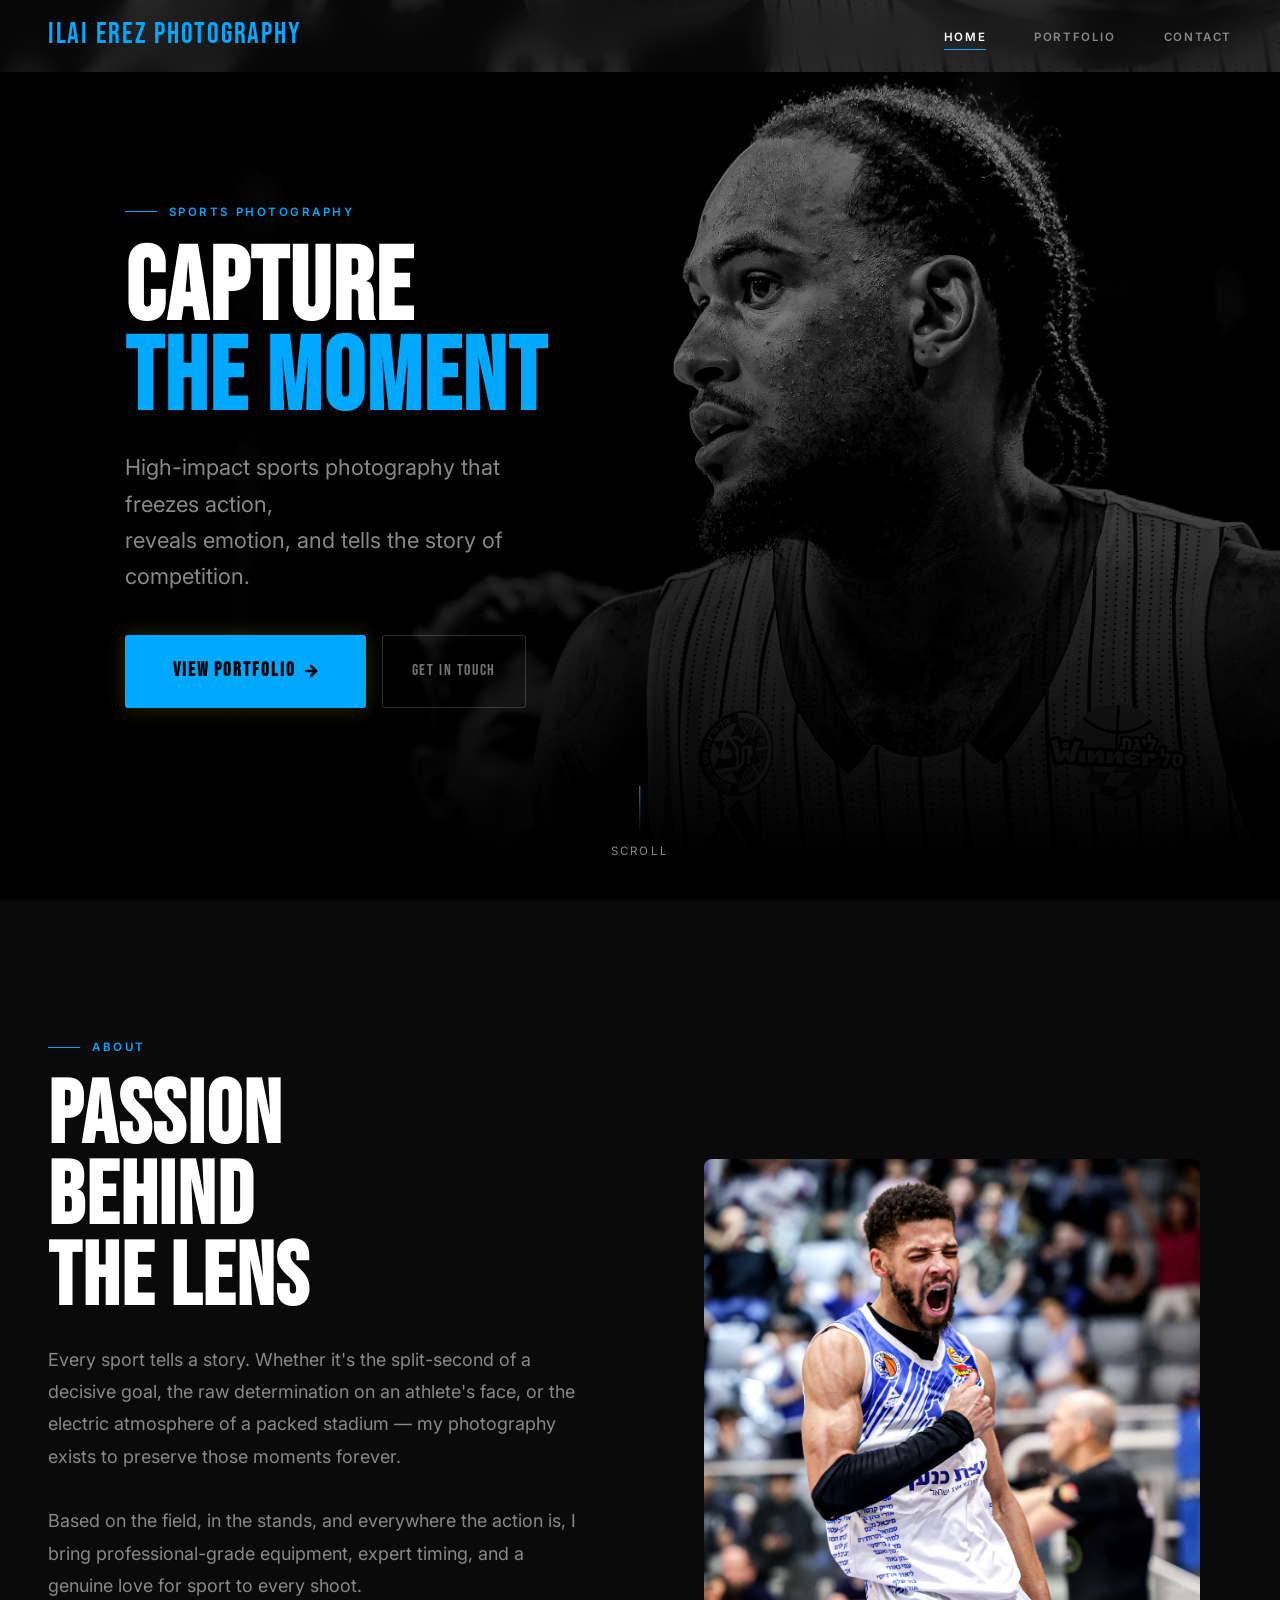
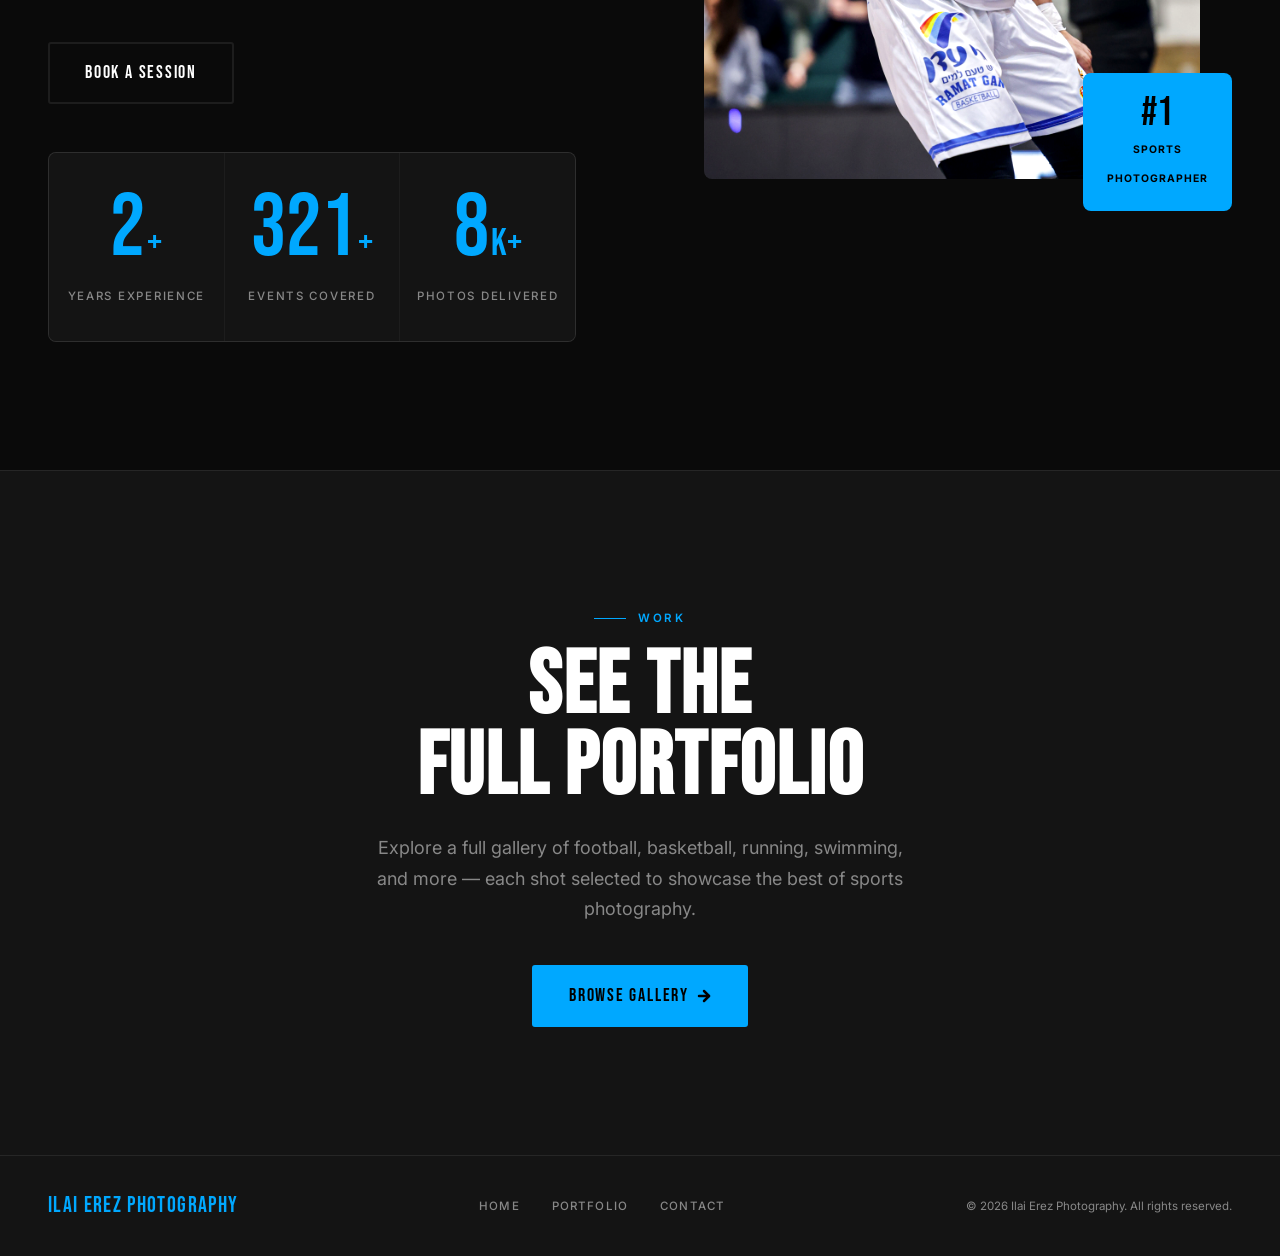
<file: index.html>
<!DOCTYPE html>
<html lang="en">
<head>
  <meta charset="UTF-8">
  <meta name="viewport" content="width=device-width, initial-scale=1.0">
  <meta name="description" content="Ilai Erez Photography — Professional sports photography capturing the action, energy, and decisive moments of sport.">

  <!-- Open Graph -->
  <meta property="og:title"       content="Ilai Erez Photography | Sports Photography">
  <meta property="og:description" content="Capturing action, energy, and the decisive moment of sport.">
  <meta property="og:image"       content="https://picsum.photos/1200/630?random=50">
  <meta property="og:url"         content="">
  <meta property="og:type"        content="website">

  <title>Ilai Erez Photography | Sports Photography</title>

  <!-- Fonts -->
  <link rel="preconnect" href="https://fonts.googleapis.com">
  <link rel="preconnect" href="https://fonts.gstatic.com" crossorigin>
  <link href="https://fonts.googleapis.com/css2?family=Bebas+Neue&family=Inter:wght@400;500;600&display=swap" rel="stylesheet">

  <link rel="stylesheet" href="css/styles.css">
</head>
<body>

  <!-- ========================
       NAVIGATION
  ========================= -->
  <nav class="nav" aria-label="Main navigation">
    <div class="container nav__inner">
      <a href="index.html" class="nav__logo" aria-label="Ilai Erez Photography home">Ilai Erez Photography</a>

      <ul class="nav__links" role="list">
        <li><a href="index.html"     class="nav__link">Home</a></li>
        <li><a href="portfolio.html" class="nav__link">Portfolio</a></li>
        <li><a href="contact.html"   class="nav__link">Contact</a></li>
      </ul>

      <button class="nav__toggle" aria-label="Toggle menu" aria-expanded="false">
        <span></span>
        <span></span>
        <span></span>
      </button>
    </div>
  </nav>

  <!-- ========================
       HERO
  ========================= -->
  <section class="hero" aria-label="Hero">
    <div class="hero__bg"
         style="background-image: url('refrences/basketball/971A8720-5.jpg');"
         role="img"
         aria-label="Sports action photography background"></div>

    <div class="container hero__content">
      <p class="hero__eyebrow">Sports Photography</p>

      <h1 class="hero__title heading">
        <span>Capture</span>
        <span class="accent">The Moment</span>
      </h1>

      <p class="hero__subtitle">
        High-impact sports photography that freezes action,<br>
        reveals emotion, and tells the story of competition.
      </p>

      <div class="hero__actions">
        <a href="portfolio.html" class="btn btn--primary">
          View Portfolio
          <svg width="14" height="14" viewBox="0 0 14 14" fill="none" stroke="currentColor" stroke-width="2.5" stroke-linecap="round" stroke-linejoin="round" aria-hidden="true">
            <line x1="2" y1="7" x2="12" y2="7"/>
            <polyline points="7,2 12,7 7,12"/>
          </svg>
        </a>
        <a href="contact.html" class="btn btn--outline">Get In Touch</a>
      </div>
    </div>

    <div class="hero__scroll" aria-hidden="true">
      <div class="hero__scroll-line"></div>
      <span>Scroll</span>
    </div>
  </section>

  <!-- ========================
       ABOUT / STATS
  ========================= -->
  <section class="about section">
    <div class="container">
      <div class="about__grid">

        <!-- Text column -->
        <div>
          <p class="section-label" data-reveal>About</p>

          <h2 class="section-title heading" data-reveal data-reveal-delay="1">
            Passion<br>Behind<br>the Lens
          </h2>

          <p class="about__text" data-reveal data-reveal-delay="2">
            Every sport tells a story. Whether it's the split-second of a decisive goal,
            the raw determination on an athlete's face, or the electric atmosphere of
            a packed stadium — my photography exists to preserve those moments forever.
          </p>

          <p class="about__text" data-reveal data-reveal-delay="2">
            Based on the field, in the stands, and everywhere the action is, I bring
            professional-grade equipment, expert timing, and a genuine love for sport
            to every shoot.
          </p>

          <a href="contact.html" class="btn btn--outline" data-reveal data-reveal-delay="3"
             style="margin-top: 0.5rem;">Book a Session</a>

          <!-- Stats -->
          <div class="stats" data-reveal data-reveal-delay="2" style="margin-top: 3rem;">
            <div class="stat">
              <div class="stat__header">
                <span class="stat__number" data-target="3">0</span>
                <span class="stat__plus">+</span>
              </div>
              <span class="stat__label">Years Experience</span>
            </div>
            <div class="stat">
              <div class="stat__header">
                <span class="stat__number" data-target="500">0</span>
                <span class="stat__plus">+</span>
              </div>
              <span class="stat__label">Events Covered</span>
            </div>
            <div class="stat">
              <div class="stat__header">
                <span class="stat__number" data-target="12">0</span>
                <span class="stat__plus">K+</span>
              </div>
              <span class="stat__label">Photos Delivered</span>
            </div>
          </div>
        </div>

        <!-- Visual column -->
        <div class="about__visual" data-reveal data-reveal-delay="3">
          <div class="about__img-wrap">
            <img
              class="about__img"
              src="refrences/basketball/971A9809-watermarked.jpg"
              alt="Sports action shot"
              loading="lazy">
          </div>
          <div class="about__badge">
            <span class="about__badge-num">#1</span>
            <span class="about__badge-txt">Sports<br>Photographer</span>
          </div>
        </div>

      </div>
    </div>
  </section>

  <!-- ========================
       PORTFOLIO TEASER
  ========================= -->
  <section class="section" style="background: var(--color-bg-surface); border-top: 1px solid var(--color-border);">
    <div class="container" style="text-align: center; max-width: 640px; margin-inline: auto;">
      <p class="section-label" data-reveal style="justify-content: center;">Work</p>
      <h2 class="section-title heading" data-reveal data-reveal-delay="1">
        See The<br>Full Portfolio
      </h2>
      <p class="section-subtitle" data-reveal data-reveal-delay="2" style="margin-inline: auto; margin-bottom: 2.5rem;">
        Explore a full gallery of football, basketball, running, swimming, and more —
        each shot selected to showcase the best of sports photography.
      </p>
      <a href="portfolio.html" class="btn btn--primary" data-reveal data-reveal-delay="3">
        Browse Gallery
        <svg width="14" height="14" viewBox="0 0 14 14" fill="none" stroke="currentColor" stroke-width="2.5" stroke-linecap="round" stroke-linejoin="round" aria-hidden="true">
          <line x1="2" y1="7" x2="12" y2="7"/>
          <polyline points="7,2 12,7 7,12"/>
        </svg>
      </a>
    </div>
  </section>

  <!-- ========================
       FOOTER
  ========================= -->
  <footer class="footer">
    <div class="container footer__inner">
      <a href="index.html" class="footer__logo">Ilai Erez Photography</a>

      <nav class="footer__links" aria-label="Footer navigation">
        <a href="index.html"     class="footer__link">Home</a>
        <a href="portfolio.html" class="footer__link">Portfolio</a>
        <a href="contact.html"   class="footer__link">Contact</a>
      </nav>

      <p class="footer__copy">&copy; <span id="year"></span> Ilai Erez Photography. All rights reserved.</p>
    </div>
  </footer>

  <script src="js/main.js" defer></script>
  <script>document.getElementById('year').textContent = new Date().getFullYear();</script>
</body>
</html>
</file>
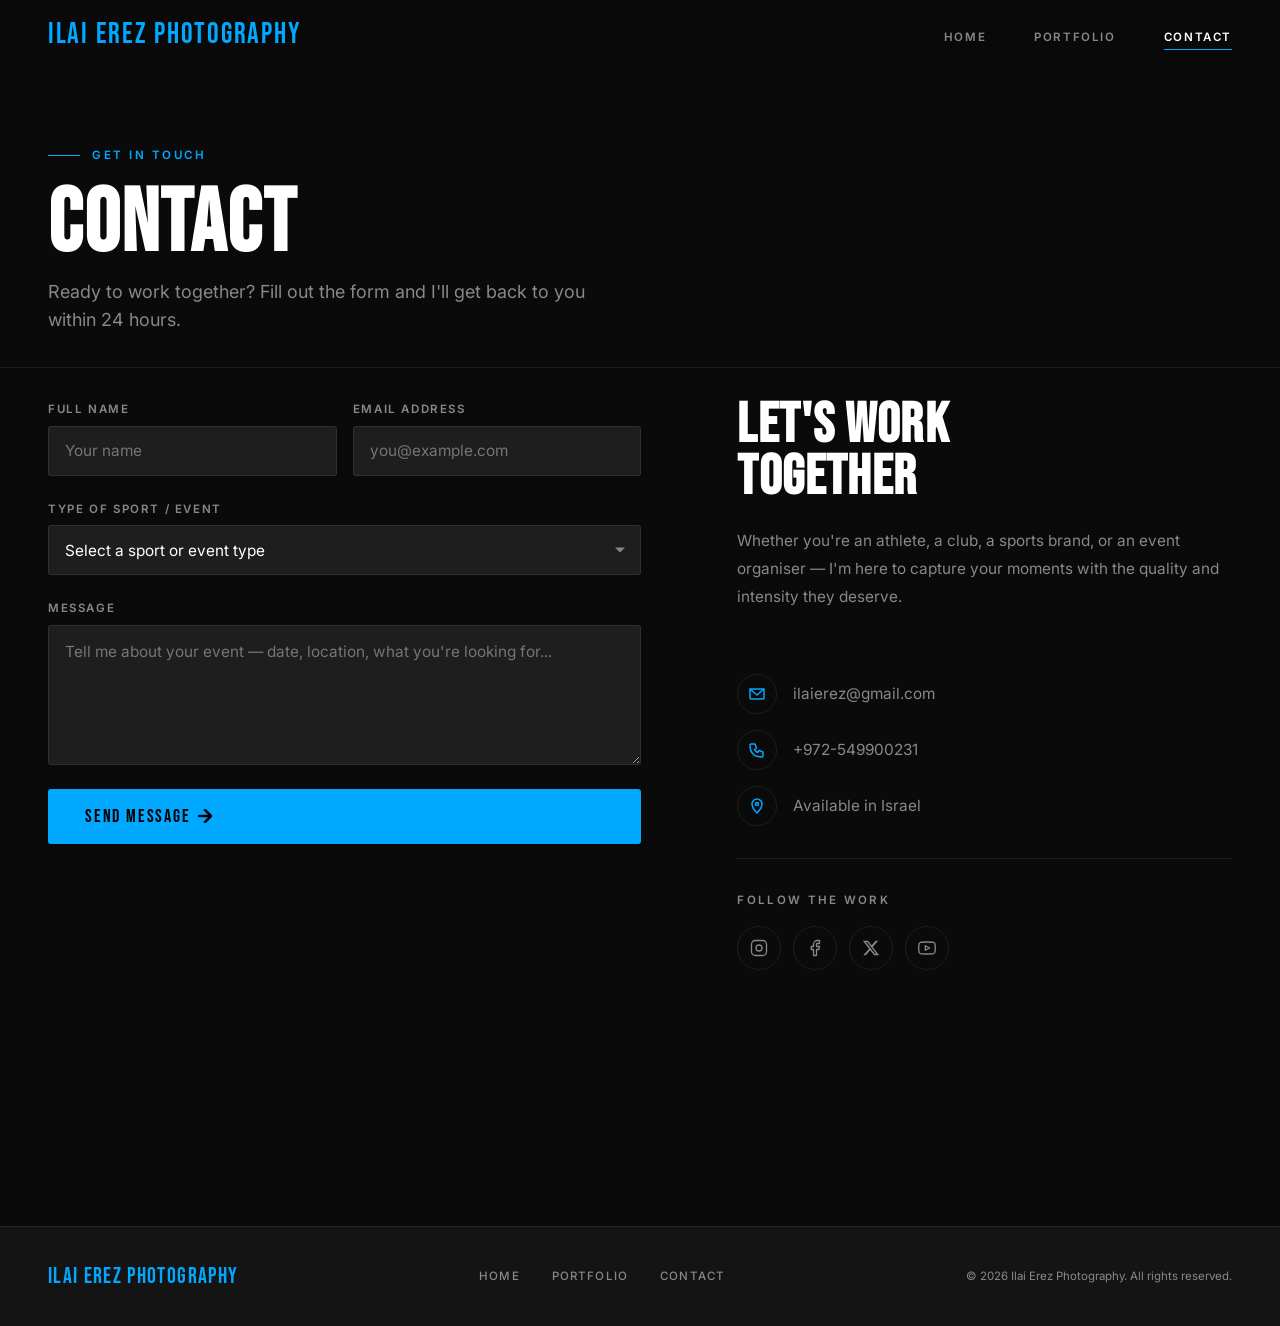
<file: contact.html>
<!DOCTYPE html>
<html lang="en">
<head>
  <meta charset="UTF-8">
  <meta name="viewport" content="width=device-width, initial-scale=1.0">
  <meta name="description" content="Contact Ilai Erez Photography — Book a sports photography session, enquire about events, or send a message.">

  <!-- Open Graph -->
  <meta property="og:title"       content="Ilai Erez Photography | Contact">
  <meta property="og:description" content="Book a sports photography session or send a message.">
  <meta property="og:image"       content="https://picsum.photos/1200/630?random=52">
  <meta property="og:url"         content="">
  <meta property="og:type"        content="website">

  <title>Ilai Erez Photography | Contact</title>

  <link rel="preconnect" href="https://fonts.googleapis.com">
  <link rel="preconnect" href="https://fonts.gstatic.com" crossorigin>
  <link href="https://fonts.googleapis.com/css2?family=Bebas+Neue&family=Inter:wght@400;500;600&display=swap" rel="stylesheet">

  <link rel="stylesheet" href="css/styles.css">
</head>
<body>

  <!-- ========================
       NAVIGATION
  ========================= -->
  <nav class="nav" aria-label="Main navigation">
    <div class="container nav__inner">
      <a href="index.html" class="nav__logo">Ilai Erez Photography</a>

      <ul class="nav__links" role="list">
        <li><a href="index.html"     class="nav__link">Home</a></li>
        <li><a href="portfolio.html" class="nav__link">Portfolio</a></li>
        <li><a href="contact.html"   class="nav__link">Contact</a></li>
      </ul>

      <button class="nav__toggle" aria-label="Toggle menu" aria-expanded="false">
        <span></span>
        <span></span>
        <span></span>
      </button>
    </div>
  </nav>

  <!-- ========================
       PAGE HEADER
  ========================= -->
  <header class="page-header">
    <div class="container">
      <p class="section-label">Get In Touch</p>
      <h1 class="page-header__title heading">Contact</h1>
      <p class="page-header__sub">
        Ready to work together? Fill out the form and I'll get back to you within 24 hours.
      </p>
    </div>
  </header>

  <!-- ========================
       CONTACT GRID
  ========================= -->
  <main>
    <div class="container contact-grid">

      <!-- LEFT: Form -->
      <div>
        <form
          class="form"
          action="https://formspree.io/f/mgondqen"
          method="POST"
          novalidate
          aria-label="Contact form">

          <!-- Row: Name + Email -->
          <div class="form__row">
            <div class="form__group">
              <label class="form__label" for="name">Full Name</label>
              <input
                class="form__input"
                type="text"
                id="name"
                name="name"
                placeholder="Your name"
                autocomplete="name"
                required>
            </div>

            <div class="form__group">
              <label class="form__label" for="email">Email Address</label>
              <input
                class="form__input"
                type="email"
                id="email"
                name="email"
                placeholder="you@example.com"
                autocomplete="email"
                required>
            </div>
          </div>

          <!-- Sport / Event type -->
          <div class="form__group">
            <label class="form__label" for="sport">Type of Sport / Event</label>
            <div class="form__select-wrap">
              <select class="form__select" id="sport" name="sport">
                <option value=""         disabled selected>Select a sport or event type</option>
                <option value="football">Football / Soccer</option>
                <option value="basketball">Basketball</option>
                <option value="running">Running / Athletics</option>
                <option value="swimming">Swimming / Water Sports</option>
                <option value="cycling">Cycling</option>
                <option value="tennis">Tennis / Racquet Sports</option>
                <option value="boxing">Boxing / Martial Arts</option>
                <option value="other">Other / Multiple Sports</option>
              </select>
            </div>
          </div>

          <!-- Message -->
          <div class="form__group">
            <label class="form__label" for="message">Message</label>
            <textarea
              class="form__textarea"
              id="message"
              name="message"
              placeholder="Tell me about your event — date, location, what you're looking for..."
              required></textarea>
          </div>

          <!-- Hidden honeypot for spam (Formspree) -->
          <input type="text" name="_gotcha" style="display:none" tabindex="-1" autocomplete="off">

          <!-- Success message (hidden until JS shows it) -->
          <div class="form__success" role="alert" aria-live="polite">
            <svg width="18" height="18" viewBox="0 0 18 18" fill="none"
                 stroke="currentColor" stroke-width="2.5" stroke-linecap="round" stroke-linejoin="round"
                 aria-hidden="true">
              <polyline points="2,9 7,14 16,4"/>
            </svg>
            Message sent! I'll be in touch within 24 hours.
          </div>

          <button type="submit" class="btn btn--primary form__submit">
            Send Message
            <svg width="14" height="14" viewBox="0 0 14 14" fill="none"
                 stroke="currentColor" stroke-width="2.5" stroke-linecap="round" stroke-linejoin="round"
                 aria-hidden="true">
              <line x1="1" y1="7" x2="13" y2="7"/>
              <polyline points="7,1 13,7 7,13"/>
            </svg>
          </button>

        </form>
      </div>

      <!-- RIGHT: Contact Info + Social -->
      <aside class="contact-info" aria-label="Contact information">

        <h2 class="contact-info__title heading">
          Let's Work<br>Together
        </h2>

        <p class="contact-info__text">
          Whether you're an athlete, a club, a sports brand, or an event organiser —
          I'm here to capture your moments with the quality and intensity they deserve.
        </p>

        <!-- Contact details -->
        <div class="contact-detail">
          <div class="contact-detail__icon" aria-hidden="true">
            <!-- Email icon -->
            <svg width="16" height="16" viewBox="0 0 16 16" fill="none"
                 stroke="currentColor" stroke-width="1.5" stroke-linecap="round" stroke-linejoin="round">
              <rect x="1" y="3" width="14" height="10" rx="1"/>
              <polyline points="1,3 8,9 15,3"/>
            </svg>
          </div>
          <span>ilaierez@gmail.com</span>
        </div>

        <div class="contact-detail">
          <div class="contact-detail__icon" aria-hidden="true">
            <!-- Phone icon -->
            <svg width="16" height="16" viewBox="0 0 16 16" fill="none"
                 stroke="currentColor" stroke-width="1.5" stroke-linecap="round" stroke-linejoin="round">
              <path d="M2 2h4l1.5 4-2 1.5a10 10 0 0 0 3 3L10 8.5 14 10v4a1 1 0 0 1-1 1C5 15 1 11 1 3a1 1 0 0 1 1-1z"/>
            </svg>
          </div>
          <span>+972-549900231</span>
        </div>

        <div class="contact-detail">
          <div class="contact-detail__icon" aria-hidden="true">
            <!-- Location icon -->
            <svg width="16" height="16" viewBox="0 0 16 16" fill="none"
                 stroke="currentColor" stroke-width="1.5" stroke-linecap="round" stroke-linejoin="round">
              <path d="M8 1a5 5 0 0 1 5 5c0 4-5 9-5 9S3 10 3 6a5 5 0 0 1 5-5z"/>
              <circle cx="8" cy="6" r="1.5"/>
            </svg>
          </div>
          <span>Available in Israel</span>
        </div>

        <div class="contact-divider"></div>

        <!-- Social -->
        <p class="social-heading">Follow the work</p>

        <ul class="social-list" role="list">

          <!-- Instagram -->
          <li>
            <a href="#" class="social-link" aria-label="Instagram" rel="noopener noreferrer" target="_blank">
              <svg width="18" height="18" viewBox="0 0 24 24" fill="none"
                   stroke="currentColor" stroke-width="1.75" stroke-linecap="round" stroke-linejoin="round"
                   aria-hidden="true">
                <rect x="2" y="2" width="20" height="20" rx="5" ry="5"/>
                <circle cx="12" cy="12" r="4"/>
                <circle cx="17.5" cy="6.5" r="0.5" fill="currentColor" stroke="none"/>
              </svg>
            </a>
          </li>

          <!-- Facebook -->
          <li>
            <a href="#" class="social-link" aria-label="Facebook" rel="noopener noreferrer" target="_blank">
              <svg width="18" height="18" viewBox="0 0 24 24" fill="none"
                   stroke="currentColor" stroke-width="1.75" stroke-linecap="round" stroke-linejoin="round"
                   aria-hidden="true">
                <path d="M18 2h-3a5 5 0 0 0-5 5v3H7v4h3v8h4v-8h3l1-4h-4V7a1 1 0 0 1 1-1h3z"/>
              </svg>
            </a>
          </li>

          <!-- X / Twitter -->
          <li>
            <a href="#" class="social-link" aria-label="X (Twitter)" rel="noopener noreferrer" target="_blank">
              <svg width="18" height="18" viewBox="0 0 24 24" fill="currentColor"
                   aria-hidden="true">
                <path d="M18.244 2.25h3.308l-7.227 8.26 8.502 11.24H16.17l-5.214-6.817L4.99 21.75H1.68l7.73-8.835L1.254 2.25H8.08l4.713 6.231zm-1.161 17.52h1.833L7.084 4.126H5.117z"/>
              </svg>
            </a>
          </li>

          <!-- YouTube -->
          <li>
            <a href="#" class="social-link" aria-label="YouTube" rel="noopener noreferrer" target="_blank">
              <svg width="18" height="18" viewBox="0 0 24 24" fill="none"
                   stroke="currentColor" stroke-width="1.75" stroke-linecap="round" stroke-linejoin="round"
                   aria-hidden="true">
                <path d="M22.54 6.42a2.78 2.78 0 0 0-1.95-1.96C18.88 4 12 4 12 4s-6.88 0-8.59.46A2.78 2.78 0 0 0 1.46 6.42 29 29 0 0 0 1 12a29 29 0 0 0 .46 5.58 2.78 2.78 0 0 0 1.95 1.97C5.12 20 12 20 12 20s6.88 0 8.59-.45a2.78 2.78 0 0 0 1.96-1.97A29 29 0 0 0 23 12a29 29 0 0 0-.46-5.58z"/>
                <polygon points="9.75,15.02 15.5,12 9.75,8.98 9.75,15.02"/>
              </svg>
            </a>
          </li>

        </ul>

      </aside>
    </div>
  </main>

  <!-- ========================
       FOOTER
  ========================= -->
  <footer class="footer" style="margin-top: var(--space-xl);">
    <div class="container footer__inner">
      <a href="index.html" class="footer__logo">Ilai Erez Photography</a>

      <nav class="footer__links" aria-label="Footer navigation">
        <a href="index.html"     class="footer__link">Home</a>
        <a href="portfolio.html" class="footer__link">Portfolio</a>
        <a href="contact.html"   class="footer__link">Contact</a>
      </nav>

      <p class="footer__copy">&copy; <span id="year"></span> Ilai Erez Photography. All rights reserved.</p>
    </div>
  </footer>

  <script src="js/main.js" defer></script>
  <script>document.getElementById('year').textContent = new Date().getFullYear();</script>
</body>
</html>
</file>
<file: css/styles.css>
/* ===========================
   CSS CUSTOM PROPERTIES
   =========================== */
:root {
  /* Colors */
  --color-bg:          #0a0a0a;
  --color-bg-surface:  #141414;
  --color-bg-raised:   #1e1e1e;
  --color-text:        #ffffff;
  --color-text-muted:  #888888;
  --color-accent:      #00A8FF;
  --color-accent-dim:  rgba(0, 168, 255, 0.12);
  --color-accent-glow: rgba(0, 168, 255, 0.28);
  --color-overlay:     rgba(0, 0, 0, 0.72);
  --color-border:      rgba(255, 255, 255, 0.08);
  --color-border-acc:  rgba(0, 168, 255, 0.35);

  /* Typography */
  --font-heading: 'Bebas Neue', sans-serif;
  --font-body:    'Inter', sans-serif;

  /* Fluid type scale */
  --text-xs:   clamp(0.7rem,   0.9vw,  0.8rem);
  --text-sm:   clamp(0.85rem,  1.2vw,  1rem);
  --text-base: clamp(1rem,     1.5vw,  1.125rem);
  --text-lg:   clamp(1.125rem, 1.8vw,  1.375rem);
  --text-xl:   clamp(1.5rem,   3vw,    2rem);
  --text-2xl:  clamp(2rem,     5vw,    3.5rem);
  --text-3xl:  clamp(2.5rem,   7vw,    5.5rem);
  --text-hero: clamp(3rem,     8vw,   7rem);

  /* Spacing */
  --space-xs: 0.5rem;
  --space-sm: 1rem;
  --space-md: 2rem;
  --space-lg: 4rem;
  --space-xl: 8rem;

  /* Layout */
  --max-width:  1280px;
  --nav-height: 72px;
  --radius-sm:  3px;
  --radius-md:  8px;
  --radius-pill: 999px;

  /* Motion */
  --transition-fast: 150ms ease;
  --transition-base: 300ms ease;
  --transition-slow: 500ms cubic-bezier(0.16, 1, 0.3, 1);
}

/* ===========================
   RESET & BASE
   =========================== */
*, *::before, *::after {
  box-sizing: border-box;
  margin: 0;
  padding: 0;
}

html {
  scroll-behavior: smooth;
  -webkit-font-smoothing: antialiased;
  -moz-osx-font-smoothing: grayscale;
}

body {
  background-color: var(--color-bg);
  color: var(--color-text);
  font-family: var(--font-body);
  font-size: var(--text-base);
  line-height: 1.6;
  overflow-x: hidden;
}

img {
  max-width: 100%;
  display: block;
}

a { color: inherit; text-decoration: none; }
ul, ol { list-style: none; }
button { cursor: pointer; background: none; border: none; font-family: inherit; color: inherit; }

::selection {
  background: var(--color-accent);
  color: #000;
}

:focus-visible {
  outline: 2px solid var(--color-accent);
  outline-offset: 3px;
}

/* ===========================
   LAYOUT UTILITIES
   =========================== */
.container {
  max-width: var(--max-width);
  margin-inline: auto;
  padding-inline: clamp(1rem, 5vw, 3rem);
}

.section {
  padding-block: var(--space-xl);
}

/* ===========================
   NAVIGATION
   =========================== */
.nav {
  position: fixed;
  top: 0; left: 0; right: 0;
  z-index: 100;
  height: var(--nav-height);
  display: flex;
  align-items: center;
  backdrop-filter: blur(16px) saturate(1.5);
  -webkit-backdrop-filter: blur(16px) saturate(1.5);
  background: rgba(10, 10, 10, 0.65);
  border-bottom: 1px solid transparent;
  transition: background var(--transition-base), border-color var(--transition-base);
}

.nav--scrolled {
  background: rgba(10, 10, 10, 0.95);
  border-bottom-color: var(--color-border);
}

.nav__inner {
  display: flex;
  align-items: center;
  justify-content: space-between;
  width: 100%;
}

.nav__logo {
  font-family: var(--font-heading);
  font-size: clamp(1.4rem, 2.5vw, 1.8rem);
  color: var(--color-accent);
  letter-spacing: 0.06em;
  text-transform: uppercase;
  transition: opacity var(--transition-fast);
}

.nav__logo:hover { opacity: 0.75; }

.nav__links {
  display: flex;
  align-items: center;
  gap: clamp(1.5rem, 4vw, 3rem);
}

.nav__link {
  font-size: var(--text-xs);
  font-weight: 600;
  letter-spacing: 0.14em;
  text-transform: uppercase;
  color: var(--color-text-muted);
  position: relative;
  padding-block: 0.25rem;
  transition: color var(--transition-fast);
}

.nav__link::after {
  content: '';
  position: absolute;
  bottom: -2px; left: 0;
  width: 100%;
  height: 1px;
  background: var(--color-accent);
  transform: scaleX(0);
  transform-origin: right;
  transition: transform var(--transition-base);
}

.nav__link:hover,
.nav__link--active { color: var(--color-text); }

.nav__link:hover::after,
.nav__link--active::after {
  transform: scaleX(1);
  transform-origin: left;
}

.nav__toggle {
  display: none;
  flex-direction: column;
  gap: 5px;
  padding: 0.5rem;
  z-index: 110;
}

.nav__toggle span {
  display: block;
  width: 24px;
  height: 2px;
  background: var(--color-text);
  border-radius: 2px;
  transition: transform var(--transition-base), opacity var(--transition-base);
  transform-origin: center;
}

.nav__toggle--open span:nth-child(1) { transform: translateY(7px) rotate(45deg); }
.nav__toggle--open span:nth-child(2) { opacity: 0; }
.nav__toggle--open span:nth-child(3) { transform: translateY(-7px) rotate(-45deg); }

/* ===========================
   BUTTONS
   =========================== */
.btn {
  display: inline-flex;
  align-items: center;
  gap: 0.5rem;
  font-family: var(--font-heading);
  font-size: clamp(0.9rem, 1.5vw, 1.1rem);
  letter-spacing: 0.1em;
  text-transform: uppercase;
  padding: 0.85em 2em;
  border-radius: var(--radius-sm);
  border: 2px solid transparent;
  transition: transform var(--transition-fast), box-shadow var(--transition-fast),
              background var(--transition-fast), color var(--transition-fast), border-color var(--transition-fast);
  white-space: nowrap;
}

.btn:active { transform: scale(0.97); }

.btn--primary {
  background: var(--color-accent);
  color: #000;
  border-color: var(--color-accent);
}

.btn--primary:hover {
  box-shadow: 0 0 28px var(--color-accent-glow), 0 4px 16px rgba(0,0,0,0.4);
  transform: translateY(-2px);
}

.btn--outline {
  background: transparent;
  color: var(--color-text);
  border-color: var(--color-border);
}

.btn--outline:hover {
  border-color: var(--color-accent);
  color: var(--color-accent);
}

/* Hero CTA overrides — stronger hierarchy */
.hero__actions .btn--primary {
  padding: 1em 2.4em;
  font-size: clamp(1rem, 1.6vw, 1.2rem);
  font-weight: 700;
  box-shadow: 0 0 20px rgba(229, 255, 0, 0.18);
}

.hero__actions .btn--primary:hover {
  transform: scale(1.04) translateY(-2px);
  box-shadow: 0 0 40px rgba(229, 255, 0, 0.45), 0 6px 24px rgba(0,0,0,0.5);
  filter: brightness(1.08);
}

.hero__actions .btn--outline {
  padding: 0.95em 1.8em;
  font-size: clamp(0.8rem, 1.3vw, 1rem);
  color: rgba(255,255,255,0.45);
  border-color: rgba(255,255,255,0.18);
  border-width: 1px;
}

.hero__actions .btn--outline:hover {
  color: rgba(255,255,255,0.75);
  border-color: rgba(255,255,255,0.4);
  background: rgba(255,255,255,0.04);
}

/* ===========================
   HERO
   =========================== */
.hero {
  position: relative;
  height: 100vh;
  min-height: 600px;
  display: flex;
  align-items: center;
  overflow: hidden;
}

.hero__bg {
  position: absolute;
  inset: 0;
  background-size: 150% auto;
  background-position: left 72px;
  transform: scale(1.06);
  transition: transform 10s ease-out;
  filter: brightness(0.65) contrast(1.1) saturate(0.9);
}

.hero__bg.is-loaded { transform: scale(1); }

.hero__bg::after {
  content: '';
  position: absolute;
  inset: 0;
  background: linear-gradient(
    to bottom,
    rgba(10,10,10,0.1) 0%,
    rgba(10,10,10,0.2) 35%,
    rgba(10,10,10,0.7) 65%,
    #0a0a0a 100%
  );
}

.hero__content {
  position: relative;
  z-index: 1;
  width: 100%;
  max-width: 42%;
  margin-left: clamp(2rem, 6vw, 6rem);
  margin-right: 0;
}

.hero__eyebrow {
  display: inline-flex;
  align-items: center;
  gap: 0.75rem;
  font-size: var(--text-xs);
  font-weight: 600;
  letter-spacing: 0.22em;
  text-transform: uppercase;
  color: var(--color-accent);
  margin-bottom: 1.5rem;
  opacity: 0;
  animation: fadeInUp 0.8s ease 0.3s forwards;
}

.hero__eyebrow::before {
  content: '';
  display: block;
  width: 32px;
  height: 1px;
  background: var(--color-accent);
  flex-shrink: 0;
}

.hero__title {
  font-size: var(--text-hero);
  font-family: var(--font-heading);
  letter-spacing: 0.02em;
  text-transform: uppercase;
  line-height: 0.88;
  margin-bottom: 1.5rem;
  opacity: 0;
  animation: fadeInUp 0.9s ease 0.5s forwards;
}

.hero__title span { display: block; }
.hero__title .accent { color: var(--color-accent); }

.hero__subtitle {
  font-size: var(--text-lg);
  color: var(--color-text-muted);
  max-width: 520px;
  margin-bottom: 2.5rem;
  opacity: 0;
  animation: fadeInUp 0.9s ease 0.7s forwards;
  font-weight: 400;
  line-height: 1.65;
}

.hero__actions {
  display: flex;
  gap: 1rem;
  flex-wrap: wrap;
  opacity: 0;
  animation: fadeInUp 0.9s ease 0.9s forwards;
}

.hero__scroll {
  position: absolute;
  bottom: 2.5rem;
  left: 50%;
  transform: translateX(-50%);
  display: flex;
  flex-direction: column;
  align-items: center;
  gap: 0.5rem;
  color: var(--color-text-muted);
  font-size: var(--text-xs);
  letter-spacing: 0.18em;
  text-transform: uppercase;
  animation: fadeIn 1s ease 1.8s both;
  user-select: none;
}

.hero__scroll-line {
  width: 1px;
  height: 48px;
  background: linear-gradient(to bottom, var(--color-accent), transparent);
  animation: scrollPulse 2.2s ease-in-out infinite;
}

/* ===========================
   ABOUT / STATS
   =========================== */
.about {
  background: var(--color-bg);
}

.about__grid {
  display: grid;
  grid-template-columns: 1fr 1fr;
  gap: var(--space-xl);
  align-items: center;
}

.section-label {
  display: inline-flex;
  align-items: center;
  gap: 0.75rem;
  font-size: var(--text-xs);
  font-weight: 600;
  letter-spacing: 0.22em;
  text-transform: uppercase;
  color: var(--color-accent);
  margin-bottom: 1.25rem;
}

.section-label::before {
  content: '';
  display: block;
  width: 32px;
  height: 1px;
  background: var(--color-accent);
  flex-shrink: 0;
}

.section-title {
  font-family: var(--font-heading);
  font-size: var(--text-3xl);
  letter-spacing: 0.02em;
  text-transform: uppercase;
  line-height: 0.92;
  margin-bottom: 1.5rem;
}

.section-subtitle {
  color: var(--color-text-muted);
  font-size: var(--text-base);
  max-width: 540px;
  line-height: 1.7;
}

.about__text {
  color: var(--color-text-muted);
  line-height: 1.8;
  margin-bottom: var(--space-md);
}

.stats {
  display: grid;
  grid-template-columns: repeat(3, 1fr);
  gap: 1px;
  background: var(--color-border);
  border: 1px solid var(--color-border);
  border-radius: var(--radius-md);
  overflow: hidden;
  margin-top: var(--space-lg);
}

.stat {
  background: var(--color-bg-surface);
  padding: var(--space-md) var(--space-sm);
  text-align: center;
}

.stat__header {
  display: flex;
  align-items: baseline;
  justify-content: center;
  gap: 0.1em;
  line-height: 1;
  margin-bottom: 0.4rem;
}

.stat__number {
  font-family: var(--font-heading);
  font-size: var(--text-3xl);
  color: var(--color-accent);
  line-height: 1;
}

.stat__plus {
  font-family: var(--font-heading);
  font-size: clamp(1.5rem, 3vw, 2.5rem);
  color: var(--color-accent);
  line-height: 1;
}

.stat__label {
  font-size: var(--text-xs);
  letter-spacing: 0.15em;
  text-transform: uppercase;
  color: var(--color-text-muted);
  font-weight: 500;
}

.about__visual {
  position: relative;
  padding-right: 2rem;
  padding-bottom: 2rem;
}

.about__img-wrap {
  position: relative;
  border-radius: var(--radius-md);
  overflow: hidden;
  aspect-ratio: 4/5;
}

.about__img {
  width: 100%;
  height: 100%;
  object-fit: cover;
  object-position: center 20%;
  filter: contrast(1.12) saturate(1.1);
}

.about__badge {
  position: absolute;
  bottom: 0;
  right: 0;
  background: var(--color-accent);
  color: #000;
  padding: 1.25rem 1.5rem;
  border-radius: var(--radius-md);
  text-align: center;
  min-width: 100px;
}

.about__badge-num {
  font-family: var(--font-heading);
  font-size: 2.5rem;
  line-height: 1;
  display: block;
}

.about__badge-txt {
  font-size: 0.65rem;
  font-weight: 700;
  letter-spacing: 0.1em;
  text-transform: uppercase;
}

/* ===========================
   PAGE HEADERS (portfolio / contact)
   =========================== */
.page-header {
  padding-top: calc(var(--nav-height) + var(--space-lg));
  padding-bottom: var(--space-md);
  border-bottom: 1px solid var(--color-border);
  margin-bottom: var(--space-md);
}

.page-header__title {
  font-family: var(--font-heading);
  font-size: var(--text-3xl);
  letter-spacing: 0.02em;
  text-transform: uppercase;
  line-height: 0.92;
  margin-bottom: 0.75rem;
}

.page-header__sub {
  color: var(--color-text-muted);
  font-size: var(--text-base);
  max-width: 540px;
}

/* ===========================
   FILTER BAR
   =========================== */
.filter-bar {
  display: flex;
  gap: 0.5rem;
  flex-wrap: wrap;
  margin-bottom: var(--space-md);
}

.filter-btn {
  font-size: var(--text-xs);
  font-weight: 600;
  letter-spacing: 0.1em;
  text-transform: uppercase;
  padding: 0.5em 1.3em;
  border-radius: var(--radius-pill);
  border: 1px solid var(--color-border);
  color: var(--color-text-muted);
  background: transparent;
  transition: all var(--transition-base);
}

.filter-btn:hover {
  border-color: rgba(255,255,255,0.25);
  color: var(--color-text);
}

.filter-btn--active {
  background: var(--color-accent);
  border-color: var(--color-accent);
  color: #000;
}

/* ===========================
   PORTFOLIO SECTIONS
   =========================== */
.portfolio-section {
  margin-top: var(--space-xl);
}

.portfolio-section__header {
  margin-bottom: var(--space-lg);
  border-top: 1px solid var(--color-border);
  padding-top: var(--space-lg);
}

.portfolio-section__header .section-title {
  margin-top: 0.5rem;
  margin-bottom: 0.75rem;
}

/* ===========================
   GALLERY GRID
   =========================== */
.gallery {
  display: grid;
  grid-template-columns: repeat(3, 1fr);
  grid-auto-rows: clamp(200px, 24vw, 330px);
  grid-auto-flow: row dense;
  gap: 4px;
  padding-bottom: var(--space-xl);
}

.gallery__item {
  position: relative;
  overflow: hidden;
  cursor: pointer;
  background: var(--color-bg-surface);
}

.gallery__item--wide {
  grid-column: span 2;
}

.gallery__item--tall {
  grid-row: span 2;
}

.gallery__img {
  width: 100%;
  height: 100%;
  object-fit: cover;
  transition: transform var(--transition-slow);
  display: block;
}

.gallery__overlay {
  position: absolute;
  inset: 0;
  background: var(--color-overlay);
  opacity: 0;
  transition: opacity var(--transition-base);
  display: flex;
  align-items: center;
  justify-content: center;
}

.gallery__expand {
  width: 52px;
  height: 52px;
  border: 2px solid var(--color-accent);
  border-radius: 50%;
  display: flex;
  align-items: center;
  justify-content: center;
  color: var(--color-accent);
  transform: scale(0.65);
  transition: transform var(--transition-slow);
}

.gallery__tag {
  position: absolute;
  top: 0.75rem;
  left: 0.75rem;
  font-size: 0.62rem;
  font-weight: 700;
  letter-spacing: 0.15em;
  text-transform: uppercase;
  background: var(--color-accent);
  color: #000;
  padding: 0.2em 0.65em;
  border-radius: 2px;
  opacity: 0;
  transform: translateY(-4px);
  transition: opacity var(--transition-base), transform var(--transition-base);
}

.gallery__item:hover .gallery__img { transform: scale(1.08); }
.gallery__item:hover .gallery__overlay { opacity: 1; }
.gallery__item:hover .gallery__expand { transform: scale(1); }
.gallery__item:hover .gallery__tag { opacity: 1; transform: translateY(0); }

/* ===========================
   LIGHTBOX
   =========================== */
.lightbox {
  position: fixed;
  inset: 0;
  z-index: 999;
  background: rgba(0, 0, 0, 0.96);
  display: flex;
  align-items: center;
  justify-content: center;
  opacity: 0;
  pointer-events: none;
  transition: opacity var(--transition-base);
  backdrop-filter: blur(6px);
}

.lightbox--open {
  opacity: 1;
  pointer-events: all;
}

.lightbox__img {
  max-width: min(90vw, 920px);
  max-height: 82vh;
  object-fit: contain;
  transform: scale(0.93);
  transition: transform var(--transition-slow), opacity 0.2s ease;
  border-radius: var(--radius-sm);
}

.lightbox--open .lightbox__img {
  transform: scale(1);
}

.lightbox__close {
  position: absolute;
  top: 1.5rem; right: 1.5rem;
  width: 44px; height: 44px;
  border: 1px solid var(--color-border);
  border-radius: 50%;
  display: flex; align-items: center; justify-content: center;
  color: var(--color-text-muted);
  transition: all var(--transition-fast);
}

.lightbox__close:hover {
  border-color: var(--color-accent);
  color: var(--color-accent);
}

.lightbox__prev,
.lightbox__next {
  position: absolute;
  top: 50%;
  transform: translateY(-50%);
  width: 52px; height: 52px;
  border: 1px solid var(--color-border);
  border-radius: 50%;
  display: flex; align-items: center; justify-content: center;
  color: var(--color-text);
  transition: all var(--transition-fast);
}

.lightbox__prev { left: clamp(0.75rem, 3vw, 2.5rem); }
.lightbox__next { right: clamp(0.75rem, 3vw, 2.5rem); }

.lightbox__prev:hover,
.lightbox__next:hover {
  border-color: var(--color-accent);
  color: var(--color-accent);
  background: var(--color-accent-dim);
}

.lightbox__counter {
  position: absolute;
  bottom: 1.5rem;
  left: 50%;
  transform: translateX(-50%);
  font-size: var(--text-xs);
  color: var(--color-text-muted);
  letter-spacing: 0.12em;
  white-space: nowrap;
}

.lightbox__caption {
  position: absolute;
  bottom: 3rem;
  left: 50%;
  transform: translateX(-50%);
  font-size: var(--text-xs);
  color: rgba(255,255,255,0.6);
  letter-spacing: 0.1em;
  text-transform: uppercase;
  white-space: nowrap;
}

/* ===========================
   CONTACT PAGE
   =========================== */
.contact-grid {
  display: grid;
  grid-template-columns: 1.2fr 1fr;
  gap: clamp(2rem, 8vw, 6rem);
  align-items: start;
  padding-bottom: var(--space-xl);
}

/* Form */
.form {
  display: flex;
  flex-direction: column;
  gap: 1.5rem;
}

.form__row {
  display: grid;
  grid-template-columns: 1fr 1fr;
  gap: 1rem;
}

.form__group {
  display: flex;
  flex-direction: column;
  gap: 0.45rem;
}

.form__label {
  font-size: var(--text-xs);
  font-weight: 600;
  letter-spacing: 0.14em;
  text-transform: uppercase;
  color: var(--color-text-muted);
}

.form__input,
.form__select,
.form__textarea {
  background: var(--color-bg-raised);
  border: 1px solid var(--color-border);
  color: var(--color-text);
  font-family: var(--font-body);
  font-size: var(--text-sm);
  padding: 0.9rem 1rem;
  border-radius: var(--radius-sm);
  transition: border-color var(--transition-fast), box-shadow var(--transition-fast);
  appearance: none;
  -webkit-appearance: none;
  width: 100%;
}

.form__input:focus,
.form__select:focus,
.form__textarea:focus {
  outline: none;
  border-color: var(--color-accent);
  box-shadow: 0 0 0 3px var(--color-accent-dim);
}

.form__input--error {
  border-color: #ff4040 !important;
  box-shadow: 0 0 0 3px rgba(255,64,64,0.12) !important;
}

.form__error {
  font-size: var(--text-xs);
  color: #ff6060;
  display: none;
}

.form__error--visible { display: block; }

.form__select option {
  background: var(--color-bg-raised);
  color: var(--color-text);
}

/* Custom select arrow */
.form__select-wrap {
  position: relative;
}

.form__select-wrap::after {
  content: '';
  position: absolute;
  right: 1rem;
  top: 50%;
  transform: translateY(-50%);
  width: 0;
  height: 0;
  border-left: 5px solid transparent;
  border-right: 5px solid transparent;
  border-top: 5px solid var(--color-text-muted);
  pointer-events: none;
}

.form__textarea {
  min-height: 140px;
  resize: vertical;
  line-height: 1.6;
}

.form__success {
  display: none;
  align-items: center;
  gap: 0.75rem;
  padding: 1rem 1.5rem;
  background: var(--color-accent-dim);
  border: 1px solid var(--color-border-acc);
  border-radius: var(--radius-sm);
  color: var(--color-accent);
  font-size: var(--text-sm);
  font-weight: 600;
}

.form__success--visible { display: flex; }

/* Contact Info (right column) */
.contact-info {
  position: sticky;
  top: calc(var(--nav-height) + 2rem);
}

.contact-info__title {
  font-family: var(--font-heading);
  font-size: var(--text-2xl);
  letter-spacing: 0.02em;
  text-transform: uppercase;
  line-height: 0.92;
  margin-bottom: 1.5rem;
}

.contact-info__text {
  color: var(--color-text-muted);
  line-height: 1.8;
  margin-bottom: var(--space-lg);
  font-size: var(--text-sm);
}

.contact-detail {
  display: flex;
  align-items: center;
  gap: 1rem;
  margin-bottom: 1rem;
  font-size: var(--text-sm);
  color: var(--color-text-muted);
}

.contact-detail__icon {
  width: 40px;
  height: 40px;
  border: 1px solid var(--color-border);
  border-radius: 50%;
  display: flex; align-items: center; justify-content: center;
  flex-shrink: 0;
  color: var(--color-accent);
}

.contact-divider {
  height: 1px;
  background: var(--color-border);
  margin-block: var(--space-md);
}

.social-heading {
  font-size: var(--text-xs);
  font-weight: 600;
  letter-spacing: 0.2em;
  text-transform: uppercase;
  color: var(--color-text-muted);
  margin-bottom: 1rem;
}

.social-list {
  display: flex;
  gap: 0.75rem;
}

.social-link {
  width: 44px; height: 44px;
  border: 1px solid var(--color-border);
  border-radius: 50%;
  display: flex; align-items: center; justify-content: center;
  color: var(--color-text-muted);
  transition: all var(--transition-fast);
}

.social-link:hover {
  border-color: var(--color-accent);
  background: var(--color-accent-dim);
  color: var(--color-accent);
}

/* ===========================
   FOOTER
   =========================== */
.footer {
  background: var(--color-bg-surface);
  border-top: 1px solid var(--color-border);
  padding-block: var(--space-md);
}

.footer__inner {
  display: flex;
  align-items: center;
  justify-content: space-between;
  flex-wrap: wrap;
  gap: var(--space-sm);
}

.footer__logo {
  font-family: var(--font-heading);
  font-size: 1.4rem;
  color: var(--color-accent);
  letter-spacing: 0.06em;
  text-transform: uppercase;
}

.footer__links {
  display: flex;
  gap: var(--space-md);
}

.footer__link {
  font-size: var(--text-xs);
  font-weight: 500;
  letter-spacing: 0.1em;
  text-transform: uppercase;
  color: var(--color-text-muted);
  transition: color var(--transition-fast);
}

.footer__link:hover { color: var(--color-text); }

.footer__copy {
  font-size: var(--text-xs);
  color: var(--color-text-muted);
}

/* ===========================
   SCROLL REVEAL
   =========================== */
[data-reveal] {
  opacity: 0;
  transform: translateY(28px);
  transition: opacity 0.7s ease, transform 0.7s cubic-bezier(0.16, 1, 0.3, 1);
}

[data-reveal].revealed {
  opacity: 1;
  transform: translateY(0);
}

[data-reveal-delay="1"] { transition-delay: 0.10s; }
[data-reveal-delay="2"] { transition-delay: 0.20s; }
[data-reveal-delay="3"] { transition-delay: 0.30s; }
[data-reveal-delay="4"] { transition-delay: 0.40s; }
[data-reveal-delay="5"] { transition-delay: 0.55s; }

/* ===========================
   KEYFRAME ANIMATIONS
   =========================== */
@keyframes fadeInUp {
  from { opacity: 0; transform: translateY(36px); }
  to   { opacity: 1; transform: translateY(0); }
}

@keyframes fadeIn {
  from { opacity: 0; }
  to   { opacity: 1; }
}

@keyframes scrollPulse {
  0%, 100% { opacity: 1;   transform: scaleY(1); }
  50%       { opacity: 0.3; transform: scaleY(0.5); }
}

/* ===========================
   RESPONSIVE
   =========================== */

/* Mobile (< 768px) */
@media (max-width: 767px) {
  .nav__toggle { display: flex; }

  .nav__links {
    position: fixed;
    inset: 0;
    background: var(--color-bg);
    flex-direction: column;
    align-items: center;
    justify-content: center;
    gap: 2.5rem;
    opacity: 0;
    pointer-events: none;
    transition: opacity var(--transition-base);
    z-index: 105;
  }

  .nav__links--open {
    opacity: 1;
    pointer-events: all;
  }

  .nav__link { font-size: 1.75rem; }

  .hero__actions { flex-direction: column; align-items: flex-start; }

  .about__grid { grid-template-columns: 1fr; gap: var(--space-lg); }
  .about__visual { display: none; }
  .stats { grid-template-columns: 1fr; }

  .gallery__item--wide {
    grid-column: span 1;
  }

  .gallery__item--tall {
    grid-row: span 1;
  }

  .gallery {
    grid-template-columns: repeat(2, 1fr);
    grid-auto-rows: clamp(160px, 40vw, 260px);
  }

  .form__row { grid-template-columns: 1fr; }
  .contact-grid { grid-template-columns: 1fr; }
  .contact-info { position: static; }

  .footer__inner { flex-direction: column; text-align: center; }
  .footer__links { justify-content: center; order: -1; }
}

/* Tablet (640px – 1023px) */
@media (min-width: 640px) and (max-width: 1023px) {
  .about__grid { grid-template-columns: 1fr; }
  .about__visual { display: none; }
  .stats { grid-template-columns: repeat(3, 1fr); }
}

/* Reduced motion */
@media (prefers-reduced-motion: reduce) {
  *, *::before, *::after {
    animation-duration: 0.01ms !important;
    animation-iteration-count: 1 !important;
    transition-duration: 0.01ms !important;
  }
  [data-reveal] { opacity: 1; transform: none; }
}
</file>
